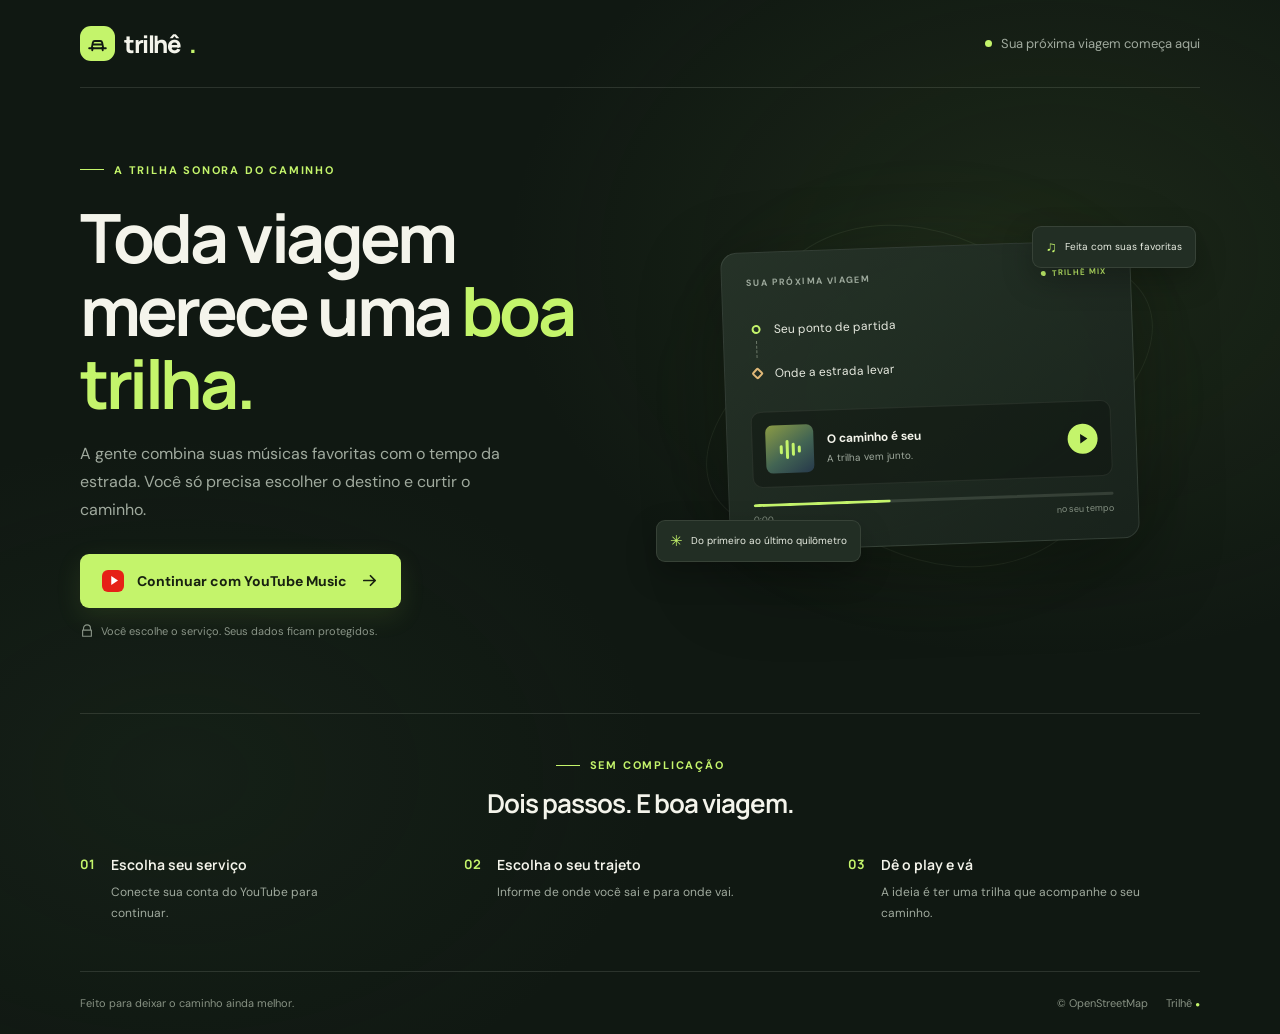
<file: index.html>
<!doctype html>
<html lang="pt-BR">
<head>
<meta charset="UTF-8"><meta name="viewport" content="width=device-width, initial-scale=1"><meta name="theme-color" content="#101812">
<meta name="description" content="Uma trilha sonora feita sob medida para o tempo da sua viagem."><title>Trilhê — sua viagem, sua trilha</title>
<link rel="preconnect" href="https://fonts.googleapis.com"><link rel="preconnect" href="https://fonts.gstatic.com" crossorigin>
<link href="https://fonts.googleapis.com/css2?family=DM+Sans:wght@400;500;600;700&family=Manrope:wght@400;500;600;700;800&display=swap" rel="stylesheet"><link href="./css/style.css" rel="stylesheet">
</head>
<body><main class="page-shell">
<nav class="topbar" aria-label="Navegação principal"><a class="brand" href="./index.html" aria-label="Trilhê, início"><span class="brand-mark" aria-hidden="true"><svg viewBox="0 0 24 24" fill="none"><path d="M4 16.5h16M6.5 16.5l1-5.3a2 2 0 0 1 2-1.6h5a2 2 0 0 1 2 1.6l1 5.3M7 16.5v2m10-2v2M8 13h8" stroke="currentColor" stroke-width="1.8" stroke-linecap="round" stroke-linejoin="round"/><circle cx="8" cy="16.5" r="1" fill="currentColor"/><circle cx="16" cy="16.5" r="1" fill="currentColor"/></svg></span>trilhê<span class="brand-period">.</span></a><span class="topbar-note"><span class="status-dot"></span> Sua próxima viagem começa aqui</span></nav>
<section class="hero" aria-labelledby="welcome-title"><div class="hero-copy"><span class="eyebrow"><span class="eyebrow-line"></span> A trilha sonora do caminho</span><h1 id="welcome-title">Toda viagem<br>merece uma <span>boa trilha.</span></h1><p class="hero-description">A gente combina suas músicas favoritas com o tempo da estrada. Você só precisa escolher o destino e curtir o caminho.</p>
<div class="provider-buttons" aria-label="Serviço de música"><a class="button button-primary button-start" href="./travel.html?provider=youtube"><span class="youtube-play" aria-hidden="true"><svg viewBox="0 0 20 20" fill="none"><path d="m7 4 9 6-9 6V4Z" fill="currentColor"/></svg></span>Continuar com YouTube Music<svg aria-hidden="true" viewBox="0 0 20 20" fill="none"><path d="M4 10h12m-5-5 5 5-5 5" stroke="currentColor" stroke-width="1.8" stroke-linecap="round" stroke-linejoin="round"/></svg></a></div>
<p class="privacy-note"><svg aria-hidden="true" viewBox="0 0 16 16" fill="none"><path d="M4 7V5a4 4 0 0 1 8 0v2m-9 0h10v7H3V7Z" stroke="currentColor" stroke-width="1.3" stroke-linecap="round" stroke-linejoin="round"/></svg> Você escolhe o serviço. Seus dados ficam protegidos.</p><p class="notice" id="auth-notice" role="status" hidden></p></div>
<div class="hero-art" aria-label="Ilustração de uma viagem ao som de música"><div class="orbit orbit-one"></div><div class="orbit orbit-two"></div><div class="art-glow"></div><div class="music-card"><div class="music-card-top"><span class="music-label">SUA PRÓXIMA VIAGEM</span><span class="music-live"><span></span> TRILHÊ MIX</span></div><div class="route-preview"><div class="route-point"><span class="route-pin"></span><span>Seu ponto de partida</span></div><span class="route-dash"></span><div class="route-point"><span class="route-pin route-pin-end"></span><span>Onde a estrada levar</span></div></div><div class="now-playing"><div class="album-art"><span class="equalizer"><i></i><i></i><i></i><i></i></span></div><div class="track-copy"><span class="track-title">O caminho é seu</span><span class="track-subtitle">A trilha vem junto.</span></div><span class="play-icon" aria-hidden="true"><svg viewBox="0 0 20 20" fill="none"><path d="m7 4 9 6-9 6V4Z" fill="currentColor"/></svg></span></div><div class="progress-track"><span></span></div><div class="time-labels"><span>0:00</span><span>no seu tempo</span></div></div><div class="floating-note note-top"><span class="note-icon">♫</span> Feita com suas favoritas</div><div class="floating-note note-bottom"><span class="note-spark">✳</span> Do primeiro ao último quilômetro</div></div></section>
<section class="how-it-works" aria-label="Como funciona"><div class="section-heading"><span class="eyebrow"><span class="eyebrow-line"></span> Sem complicação</span><h2>Dois passos. E boa viagem.</h2></div><div class="steps"><article class="step"><span class="step-number">01</span><div><h3>Escolha seu serviço</h3><p>Conecte sua conta do YouTube para continuar.</p></div></article><article class="step"><span class="step-number">02</span><div><h3>Escolha o seu trajeto</h3><p>Informe de onde você sai e para onde vai.</p></div></article><article class="step"><span class="step-number">03</span><div><h3>Dê o play e vá</h3><p>A ideia é ter uma trilha que acompanhe o seu caminho.</p></div></article></div></section>
<footer class="footer"><span>Feito para deixar o caminho ainda melhor.</span><span class="footer-meta"><a href="https://www.openstreetmap.org/copyright" target="_blank" rel="noreferrer">© OpenStreetMap</a><span>Trilhê <span class="brand-period">●</span></span></span></footer>
</main><script src="./js/script_inicio.js" defer></script></body></html>
</file>
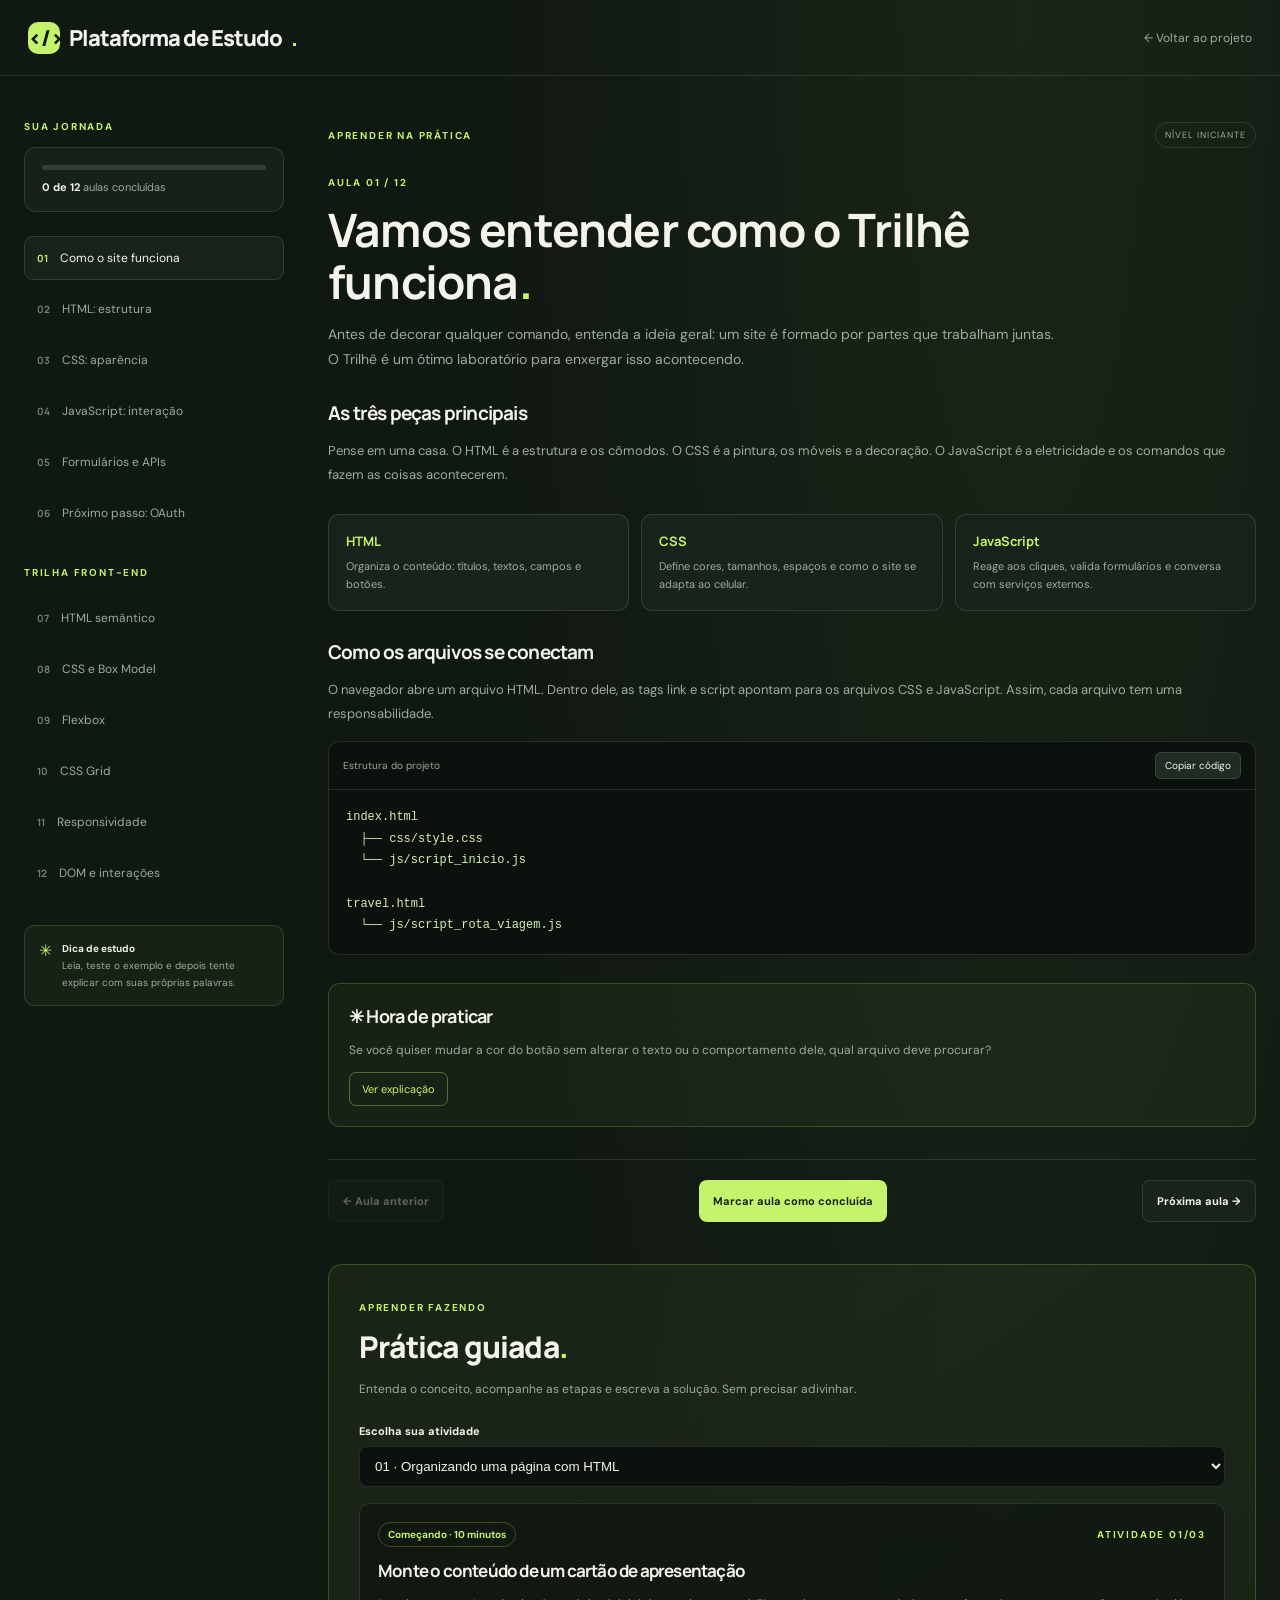
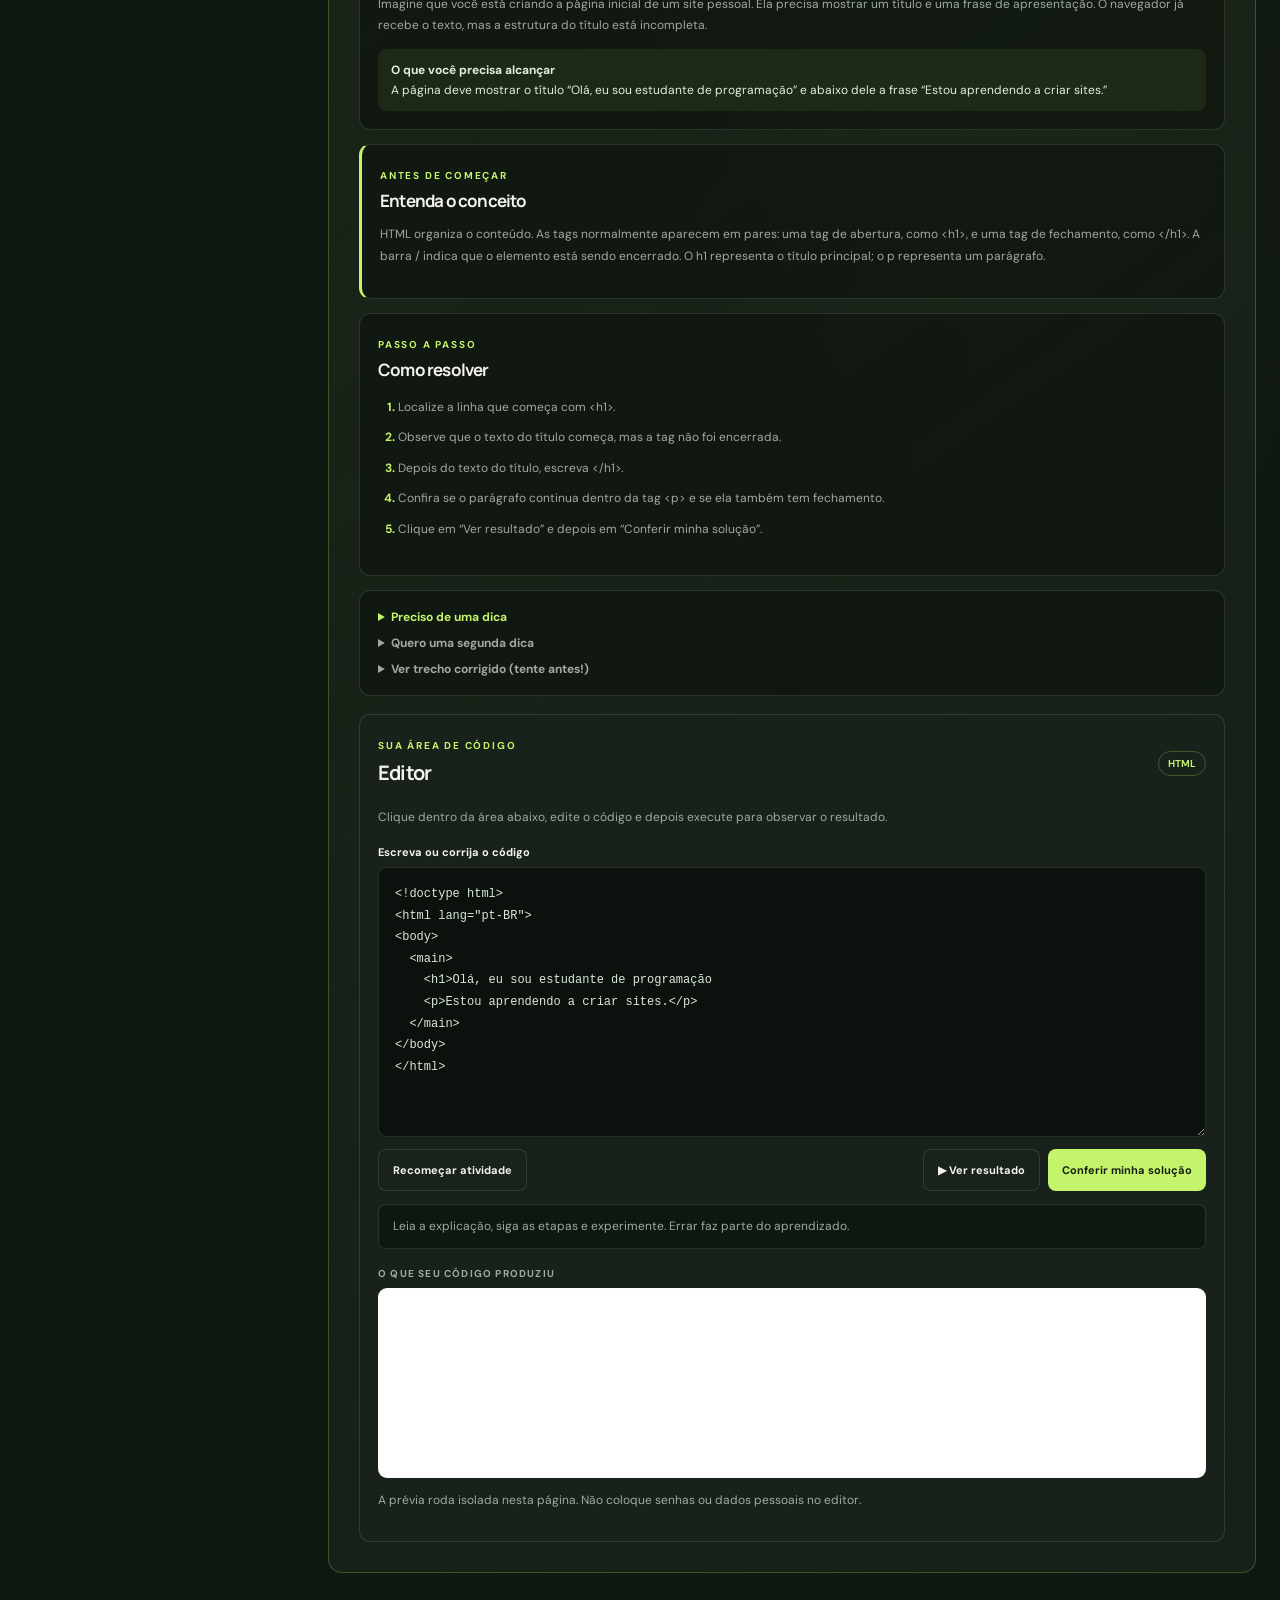
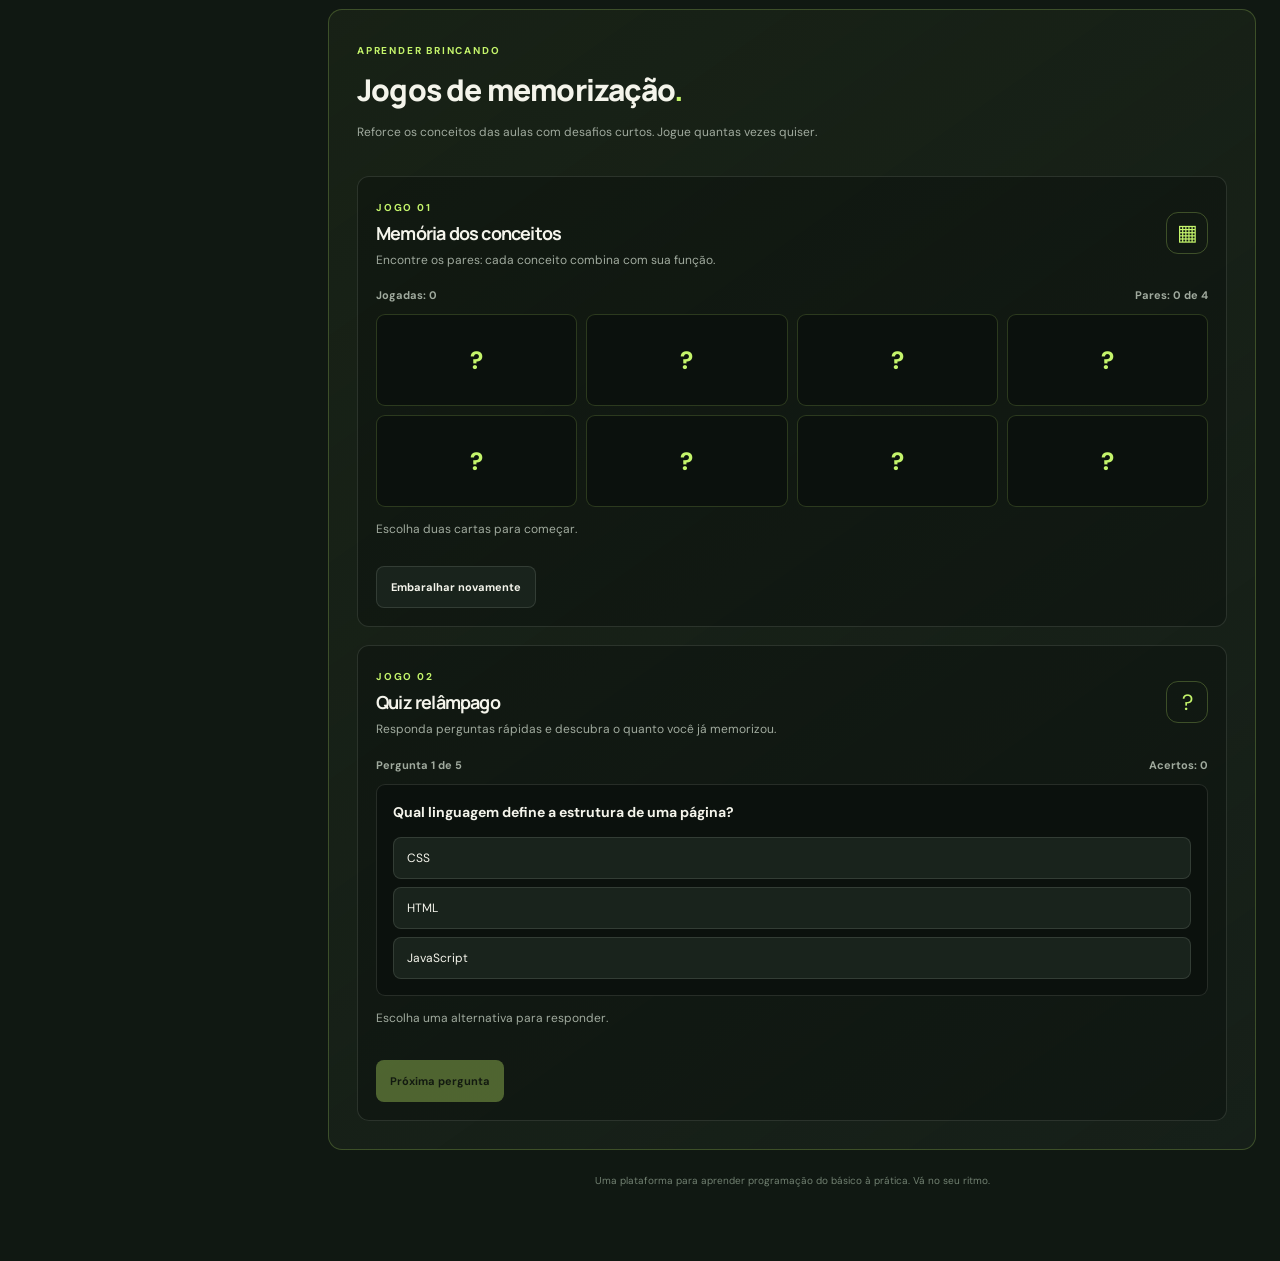
<file: estudos/index.html>
<!doctype html>
<html lang="pt-BR">
<head>
  <meta charset="UTF-8">
  <meta name="viewport" content="width=device-width, initial-scale=1">
  <meta name="theme-color" content="#101812">
  <meta name="description" content="Plataforma de estudo de programação: aprenda HTML, CSS, JavaScript e desenvolvimento front-end na prática.">
  <title>Plataforma de Estudo de Programação</title>
  <link rel="preconnect" href="https://fonts.googleapis.com">
  <link rel="preconnect" href="https://fonts.gstatic.com" crossorigin>
  <link href="https://fonts.googleapis.com/css2?family=DM+Sans:wght@400;500;600;700&family=Manrope:wght@400;500;600;700;800&display=swap" rel="stylesheet">
  <link rel="stylesheet" href="./style.css">
  <script src="./script.js" defer></script>
</head>
<body>
  <header class="topbar">
    <a class="brand" href="../index.html"><span class="brand-icon">&lt;/&gt;</span> Plataforma de Estudo<span class="dot">.</span></a>
    <a class="back-link" href="../index.html">← Voltar ao projeto</a>
  </header>

  <main class="layout">
    <aside class="sidebar">
      <p class="side-kicker">SUA JORNADA</p>
      <div class="progress-card">
        <div class="progress-line"><span id="progress-fill"></span></div>
        <p><strong id="progress-count">0 de 12</strong> aulas concluídas</p>
      </div>
      <nav class="lesson-nav" aria-label="Aulas">
        <button class="nav-item active" data-lesson="0"><span>01</span> Como o site funciona</button>
        <button class="nav-item" data-lesson="1"><span>02</span> HTML: estrutura</button>
        <button class="nav-item" data-lesson="2"><span>03</span> CSS: aparência</button>
        <button class="nav-item" data-lesson="3"><span>04</span> JavaScript: interação</button>
        <button class="nav-item" data-lesson="4"><span>05</span> Formulários e APIs</button>
        <button class="nav-item" data-lesson="5"><span>06</span> Próximo passo: OAuth</button>
        <p class="side-kicker nav-group-title">TRILHA FRONT-END</p>
        <button class="nav-item" data-lesson="6"><span>07</span> HTML semântico</button>
        <button class="nav-item" data-lesson="7"><span>08</span> CSS e Box Model</button>
        <button class="nav-item" data-lesson="8"><span>09</span> Flexbox</button>
        <button class="nav-item" data-lesson="9"><span>10</span> CSS Grid</button>
        <button class="nav-item" data-lesson="10"><span>11</span> Responsividade</button>
        <button class="nav-item" data-lesson="11"><span>12</span> DOM e interações</button>
      </nav>
      <div class="side-tip"><span>✳</span><p><strong>Dica de estudo</strong><br>Leia, teste o exemplo e depois tente explicar com suas próprias palavras.</p></div>
    </aside>

    <section class="lesson-area">
      <div class="welcome-row"><span class="eyebrow">APRENDER NA PRÁTICA</span><span class="level">NÍVEL INICIANTE</span></div>
      <div id="lesson-content" aria-live="polite"></div>
      <div class="lesson-actions">
        <button class="secondary-button" id="prev-button" disabled>← Aula anterior</button>
        <button class="primary-button" id="complete-button">Marcar aula como concluída</button>
        <button class="secondary-button" id="next-button">Próxima aula →</button>
      </div>
      <section class="playground" aria-labelledby="playground-title">
        <div class="playground-heading"><span class="eyebrow">APRENDER FAZENDO</span><h2 id="playground-title">Prática guiada<span>.</span></h2><p>Entenda o conceito, acompanhe as etapas e escreva a solução. Sem precisar adivinhar.</p></div>
        <div class="playground-toolbar"><label for="exercise-select">Escolha sua atividade</label><select id="exercise-select"><option value="0">01 · Organizando uma página com HTML</option><option value="1">02 · Corrigindo o visual com CSS</option><option value="2">03 · Fazendo um botão funcionar com JavaScript</option></select></div>
        <div id="activity-guide" aria-live="polite"></div>
        <div class="editor-panel">
          <div class="editor-title-row"><div><span class="eyebrow">SUA ÁREA DE CÓDIGO</span><h3>Editor</h3></div><span class="editor-language" id="editor-language">HTML</span></div>
          <p class="editor-help">Clique dentro da área abaixo, edite o código e depois execute para observar o resultado.</p>
          <label class="editor-label" for="code-editor">Escreva ou corrija o código</label>
          <textarea id="code-editor" spellcheck="false" autocapitalize="off" autocomplete="off" aria-label="Editor de código"></textarea>
          <div class="editor-actions"><button class="secondary-button" id="reset-code" type="button">Recomeçar atividade</button><div><button class="secondary-button" id="run-code" type="button">▶ Ver resultado</button><button class="primary-button" id="check-code" type="button">Conferir minha solução</button></div></div>
          <p class="exercise-feedback" id="exercise-feedback" aria-live="polite">Quando terminar, confira sua solução. Se errar, tudo bem: a explicação vai ajudar.</p>
          <div class="preview-heading">O que seu código produziu</div><iframe id="code-preview" title="Prévia do código" sandbox="allow-scripts"></iframe>
          <p class="editor-footnote">A prévia roda isolada nesta página. Não coloque senhas ou dados pessoais no editor.</p>
        </div>
      </section>
      <section class="memory-games" aria-labelledby="memory-games-title">
        <div class="playground-heading"><span class="eyebrow">APRENDER BRINCANDO</span><h2 id="memory-games-title">Jogos de memorização<span>.</span></h2><p>Reforce os conceitos das aulas com desafios curtos. Jogue quantas vezes quiser.</p></div>
        <div class="game-block">
          <div class="game-heading"><div><span class="eyebrow">JOGO 01</span><h3>Memória dos conceitos</h3><p>Encontre os pares: cada conceito combina com sua função.</p></div><span class="game-icon">▦</span></div>
          <div class="game-status"><span id="memory-moves">Jogadas: 0</span><span id="memory-pairs">Pares: 0 de 4</span></div>
          <div class="memory-grid" id="memory-grid" aria-label="Jogo de encontrar pares"></div>
          <p class="game-feedback" id="memory-feedback" aria-live="polite">Escolha duas cartas para começar.</p>
          <button class="secondary-button" id="memory-reset" type="button">Embaralhar novamente</button>
        </div>
        <div class="game-block">
          <div class="game-heading"><div><span class="eyebrow">JOGO 02</span><h3>Quiz relâmpago</h3><p>Responda perguntas rápidas e descubra o quanto você já memorizou.</p></div><span class="game-icon">?</span></div>
          <div class="quiz-status"><span id="quiz-counter">Pergunta 1 de 5</span><span id="quiz-score">Acertos: 0</span></div>
          <div id="quiz-area"></div>
          <p class="game-feedback" id="quiz-feedback" aria-live="polite">Escolha uma alternativa para responder.</p>
          <button class="primary-button" id="quiz-next" type="button" disabled>Próxima pergunta</button>
        </div>
      </section>
      <p class="footer-note">Uma plataforma para aprender programação do básico à prática. Vá no seu ritmo.</p>
    </section>
  </main>
</body>
</html>
</file>
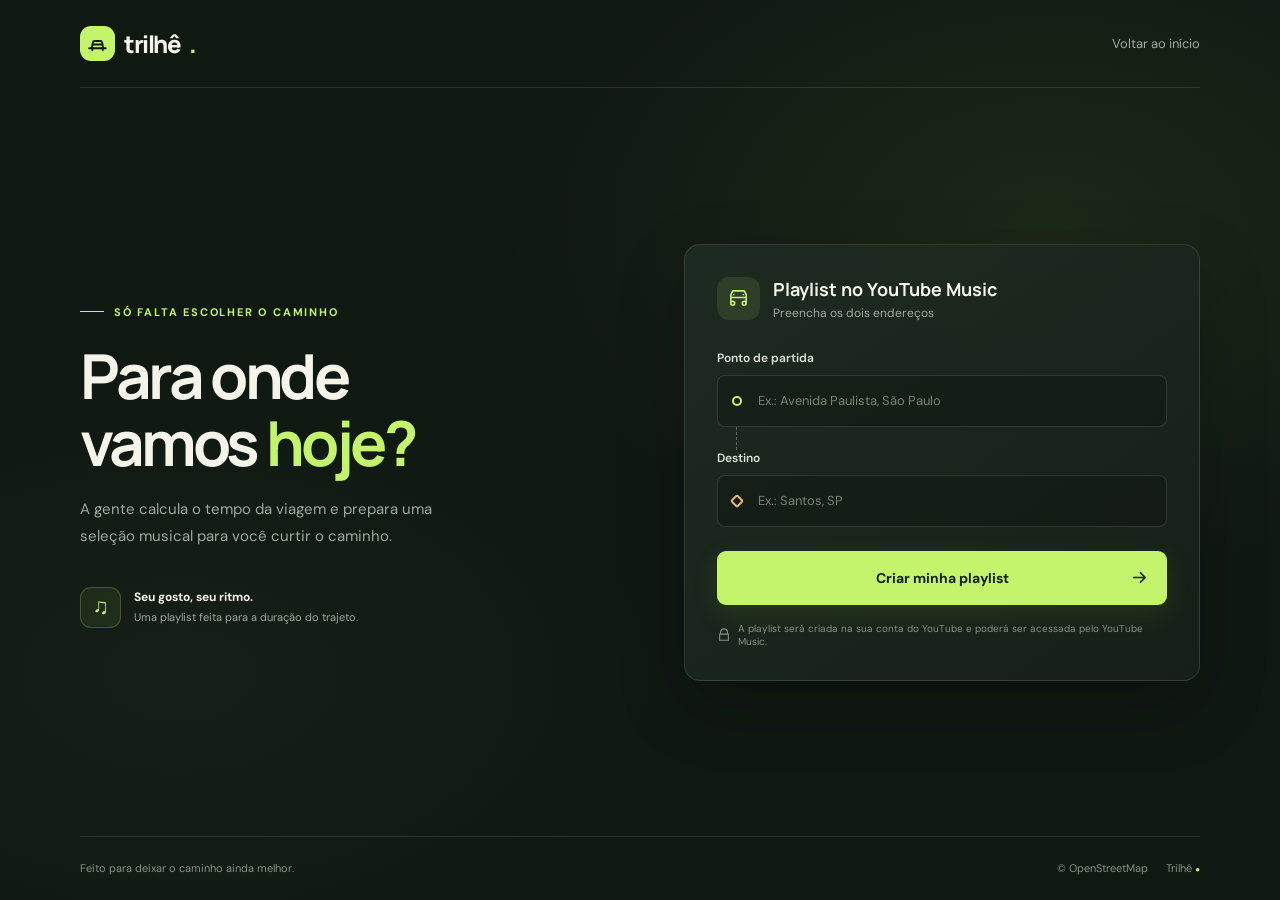
<file: travel.html>
<!doctype html>
<html lang="pt-BR"><head><meta charset="UTF-8"><meta name="viewport" content="width=device-width, initial-scale=1"><meta name="theme-color" content="#101812"><title>Seu trajeto — Trilhê</title><link rel="preconnect" href="https://fonts.googleapis.com"><link rel="preconnect" href="https://fonts.gstatic.com" crossorigin><link href="https://fonts.googleapis.com/css2?family=DM+Sans:wght@400;500;600;700&family=Manrope:wght@400;500;600;700;800&display=swap" rel="stylesheet"><link href="./css/style.css" rel="stylesheet"></head>
<body><main class="page-shell travel-shell"><nav class="topbar" aria-label="Navegação principal"><a class="brand" href="./index.html" aria-label="Trilhê, início"><span class="brand-mark" aria-hidden="true"><svg viewBox="0 0 24 24" fill="none"><path d="M4 16.5h16M6.5 16.5l1-5.3a2 2 0 0 1 2-1.6h5a2 2 0 0 1 2 1.6l1 5.3M7 16.5v2m10-2v2M8 13h8" stroke="currentColor" stroke-width="1.8" stroke-linecap="round" stroke-linejoin="round"/><circle cx="8" cy="16.5" r="1" fill="currentColor"/><circle cx="16" cy="16.5" r="1" fill="currentColor"/></svg></span>trilhê<span class="brand-period">.</span></a><a class="back-link" href="./index.html">Voltar ao início</a></nav>
<section class="travel-layout" aria-labelledby="travel-title"><div class="travel-intro"><span class="eyebrow"><span class="eyebrow-line"></span> Só falta escolher o caminho</span><h1 id="travel-title">Para onde<br>vamos <span>hoje?</span></h1><p id="travel-description">Conte de onde você sai e para onde vai. A gente calcula o tempo e prepara uma playlist com as suas músicas favoritas.</p><div class="travel-assurance"><span class="assurance-icon">♫</span><span><strong>Seu gosto, seu ritmo.</strong><br>Uma playlist feita para a duração do trajeto.</span></div></div>
<div class="travel-card"><div class="card-heading"><span class="card-icon" aria-hidden="true"><svg viewBox="0 0 24 24" fill="none"><path d="M6 19a2 2 0 1 0 0-4 2 2 0 0 0 0 4Zm12 0a2 2 0 1 0 0-4 2 2 0 0 0 0 4ZM4 16V8l2-4h12l2 4v8M4 11h16M7 8h.01M17 8h.01" stroke="currentColor" stroke-width="1.7" stroke-linecap="round" stroke-linejoin="round"/></svg></span><div><h2 id="playlist-heading">Sua playlist</h2><p>Preencha os dois endereços</p></div></div>
<form id="form-travel"><label class="field-label" for="partida">Ponto de partida</label><div class="input-wrap"><span class="input-marker marker-start" aria-hidden="true"></span><input id="partida" name="partida" type="text" placeholder="Ex.: Avenida Paulista, São Paulo" autocomplete="street-address" maxlength="200" required></div><div class="route-connector" aria-hidden="true"></div><label class="field-label" for="chegada">Destino</label><div class="input-wrap"><span class="input-marker marker-end" aria-hidden="true"></span><input id="chegada" name="chegada" type="text" placeholder="Ex.: Santos, SP" autocomplete="off" maxlength="200" required></div><p class="form-message" id="form-message" role="status" aria-live="polite" hidden></p><button class="button button-primary button-submit" id="submit-travel" type="submit"><span class="button-label">Criar minha playlist</span><span class="button-spinner" aria-hidden="true"></span><svg class="button-arrow" aria-hidden="true" viewBox="0 0 20 20" fill="none"><path d="M4 10h12m-5-5 5 5-5 5" stroke="currentColor" stroke-width="1.8" stroke-linecap="round" stroke-linejoin="round"/></svg></button></form>
<p class="card-footnote" id="provider-note"><svg aria-hidden="true" viewBox="0 0 16 16" fill="none"><path d="M4 7V5a4 4 0 0 1 8 0v2m-9 0h10v7H3V7Z" stroke="currentColor" stroke-width="1.3" stroke-linecap="round" stroke-linejoin="round"/></svg><span>Endereços enviados ao OpenStreetMap para calcular a rota.</span></p></div></section>
<footer class="footer"><span>Feito para deixar o caminho ainda melhor.</span><span class="footer-meta"><a href="https://www.openstreetmap.org/copyright" target="_blank" rel="noreferrer">© OpenStreetMap</a><span>Trilhê <span class="brand-period">●</span></span></span></footer></main><script src="./js/script_rota_viagem.js" defer></script></body></html>
</file>
<file: css/style.css>
:root {
    color-scheme: dark;
    --bg: #101812;
    --surface: #19231c;
    --surface-raised: #202c23;
    --text: #f4f4eb;
    --muted: #a0aa9e;
    --accent: #c4f46b;
    --accent-dark: #233510;
    --line: rgba(235, 243, 229, .12);
    --font-body: "DM Sans", sans-serif;
    --font-display: "Manrope", sans-serif;
}
* { box-sizing: border-box; }
html { min-width: 320px; background: var(--bg); }
body { margin: 0; min-height: 100vh; color: var(--text); background: radial-gradient(ellipse at 82% 25%, rgba(86, 118, 54, .17), transparent 34rem), radial-gradient(ellipse at 14% 75%, rgba(55, 87, 58, .12), transparent 30rem), var(--bg); font-family: var(--font-body); -webkit-font-smoothing: antialiased; }
a { color: inherit; }
.page-shell { width: min(1120px, calc(100% - 64px)); margin: 0 auto; }
.topbar { height: 88px; display: flex; align-items: center; justify-content: space-between; border-bottom: 1px solid var(--line); }
.brand { display: inline-flex; align-items: center; gap: 9px; font: 800 24px/1 var(--font-display); letter-spacing: -1.5px; text-decoration: none; }
.brand-mark { display: grid; width: 35px; height: 35px; place-items: center; border-radius: 11px; color: var(--bg); background: var(--accent); }
.brand-mark svg { width: 25px; height: 25px; }
.brand-period { color: var(--accent); }
.topbar-note, .back-link { display: inline-flex; align-items: center; gap: 9px; color: var(--muted); font-size: 13px; text-decoration: none; }
.back-link:hover { color: var(--accent); }
.status-dot, .music-live span { width: 7px; height: 7px; border-radius: 50%; background: var(--accent); }
.hero { min-height: 586px; display: grid; grid-template-columns: 1fr 1fr; align-items: center; gap: 38px; padding: 66px 0 75px; }
.hero-copy { position: relative; z-index: 1; }
.eyebrow { display: inline-flex; align-items: center; gap: 10px; color: var(--accent); font-size: 11px; font-weight: 700; letter-spacing: 1.8px; text-transform: uppercase; }
.eyebrow-line { width: 24px; height: 1px; background: var(--accent); }
h1, h2, h3, p { margin-top: 0; }
.hero h1, .travel-intro h1 { margin: 24px 0 19px; font: 700 clamp(46px, 5.5vw, 68px)/1.08 var(--font-display); letter-spacing: -3.4px; }
.hero h1 span, .travel-intro h1 span { color: var(--accent); }
.hero-description { max-width: 455px; margin-bottom: 30px; color: var(--muted); font-size: 16px; line-height: 1.75; }
.button { min-height: 54px; display: inline-flex; align-items: center; justify-content: center; gap: 13px; border: 0; border-radius: 9px; font: 700 14px var(--font-body); text-decoration: none; transition: background .2s ease, transform .2s ease, box-shadow .2s ease; cursor: pointer; }
.button-primary { color: #172010; background: var(--accent); box-shadow: 0 8px 26px rgba(153, 205, 76, .12); }
.button-primary:hover { background: #d3ff80; box-shadow: 0 10px 32px rgba(153, 205, 76, .2); transform: translateY(-2px); }
.button-primary:focus-visible, .button-youtube:focus-visible, .back-link:focus-visible, .brand:focus-visible { outline: 2px solid #fff; outline-offset: 4px; }
.button-start { padding: 0 22px; }
.button-start svg, .button-arrow { width: 19px; height: 19px; }
.provider-buttons { display: flex; flex-direction: column; align-items: flex-start; gap: 11px; }
.button-youtube { padding: 0 17px; border: 1px solid rgba(235, 243, 229, .18); color: var(--text); background: rgba(32, 44, 35, .68); }
.button-youtube:hover { border-color: rgba(235, 243, 229, .38); background: #26342a; transform: translateY(-2px); }
.youtube-play { display: grid; width: 22px; height: 22px; place-items: center; border-radius: 6px; color: #fff; background: #e62117; }
.youtube-play svg { width: 15px; height: 15px; }
.privacy-note { display: flex; align-items: center; gap: 7px; margin: 16px 0 0; color: #899487; font-size: 11px; }
.privacy-note svg, .card-footnote svg { width: 14px; height: 14px; flex: 0 0 auto; }
.notice { margin: 16px 0 0; color: #ffc0af; font-size: 13px; }
[hidden] { display: none !important; }
.hero-art { position: relative; min-height: 388px; display: grid; place-items: center; }
.art-glow { position: absolute; width: 330px; height: 250px; border-radius: 50%; background: rgba(139, 184, 72, .12); filter: blur(60px); }
.orbit { position: absolute; border: 1px solid rgba(202, 230, 177, .08); border-radius: 50%; transform: rotate(-23deg); }
.orbit-one { width: 475px; height: 235px; }
.orbit-two { width: 390px; height: 310px; transform: rotate(38deg); }
.music-card { position: relative; z-index: 1; width: min(410px, 88%); padding: 24px; border: 1px solid rgba(236, 246, 229, .1); border-radius: 16px; background: linear-gradient(145deg, rgba(38, 51, 40, .98), rgba(25, 35, 28, .98)); box-shadow: 0 25px 80px rgba(0, 0, 0, .35); transform: rotate(-2deg); }
.music-card-top, .time-labels { display: flex; align-items: center; justify-content: space-between; }
.music-label { color: #9da99c; font-size: 9px; font-weight: 700; letter-spacing: 1.4px; }
.music-live { display: flex; align-items: center; gap: 6px; color: var(--accent); font-size: 8px; font-weight: 700; letter-spacing: 1px; }
.music-live span { width: 5px; height: 5px; }
.route-preview { position: relative; display: flex; flex-direction: column; gap: 0; margin: 26px 0 24px 4px; }
.route-point { display: flex; align-items: center; gap: 13px; min-height: 29px; color: #e6e9df; font-size: 12px; }
.route-point:last-child { margin-top: 15px; }
.route-pin { width: 9px; height: 9px; border: 2px solid var(--accent); border-radius: 50%; }
.route-pin-end { border-color: #e0b878; border-radius: 2px; transform: rotate(45deg); }
.route-dash { position: absolute; top: 26px; left: 4px; height: 17px; border-left: 1px dashed rgba(216, 229, 204, .4); }
.now-playing { display: flex; align-items: center; gap: 13px; padding: 13px; border: 1px solid rgba(232, 241, 225, .08); border-radius: 10px; background: rgba(11, 17, 12, .4); }
.album-art { display: grid; width: 48px; height: 48px; flex: 0 0 auto; place-items: center; border-radius: 7px; background: linear-gradient(145deg, #8b9b45, #426453 55%, #26384b); }
.equalizer { display: flex; align-items: center; gap: 3px; height: 20px; }
.equalizer i { width: 3px; border-radius: 3px; background: var(--accent); animation: equalize .85s ease-in-out infinite alternate; }
.equalizer i:nth-child(1) { height: 9px; animation-delay: -.6s; }
.equalizer i:nth-child(2) { height: 19px; animation-delay: -.3s; }
.equalizer i:nth-child(3) { height: 13px; animation-delay: -.7s; }
.equalizer i:nth-child(4) { height: 7px; animation-delay: -.2s; }
@keyframes equalize { to { transform: scaleY(.45); } }
.track-copy { display: flex; flex: 1; flex-direction: column; gap: 5px; }
.track-title { font-size: 12px; font-weight: 700; }
.track-subtitle { color: var(--muted); font-size: 10px; }
.play-icon { display: grid; width: 30px; height: 30px; place-items: center; border-radius: 50%; color: var(--bg); background: var(--accent); }
.play-icon svg { width: 16px; height: 16px; }
.progress-track { height: 3px; margin-top: 16px; overflow: hidden; border-radius: 3px; background: rgba(233, 241, 224, .13); }
.progress-track span { display: block; width: 38%; height: 100%; border-radius: inherit; background: var(--accent); }
.time-labels { margin-top: 7px; color: #859183; font-size: 9px; }
.floating-note { position: absolute; z-index: 2; display: flex; align-items: center; gap: 8px; padding: 10px 13px; border: 1px solid rgba(233, 243, 225, .1); border-radius: 9px; color: #e8ede2; background: #222e24; box-shadow: 0 12px 30px rgba(0, 0, 0, .25); font-size: 10px; }
.note-top { top: 24px; right: 4px; }
.note-bottom { bottom: 28px; left: -3px; }
.note-icon, .note-spark { color: var(--accent); font-size: 15px; }
.how-it-works { padding: 36px 0 48px; border-top: 1px solid var(--line); }
.section-heading { text-align: center; }
.section-heading .eyebrow { justify-content: center; }
.section-heading h2 { margin: 13px 0 34px; font: 650 26px var(--font-display); letter-spacing: -1px; }
.steps { display: grid; grid-template-columns: repeat(3, 1fr); gap: 32px; }
.step { display: flex; gap: 16px; }
.step-number { color: var(--accent); font: 700 13px var(--font-display); }
.step h3 { margin: 0 0 8px; font: 650 14px var(--font-display); }
.step p { max-width: 260px; margin: 0; color: var(--muted); font-size: 12px; line-height: 1.7; }
.footer { min-height: 63px; display: flex; align-items: center; justify-content: space-between; border-top: 1px solid var(--line); color: #879183; font-size: 11px; }
.footer .brand-period { font-size: 8px; }
.footer-meta { display: flex; align-items: center; gap: 18px; }
.footer-meta a { color: inherit; text-decoration: none; }
.footer-meta a:hover { color: var(--accent); }
.travel-layout { min-height: calc(100vh - 152px); display: grid; grid-template-columns: 1fr 1fr; align-items: center; gap: 88px; padding: 62px 0; }
.travel-intro h1 { font-size: clamp(46px, 5vw, 62px); }
.travel-intro > p { max-width: 405px; color: var(--muted); font-size: 15px; line-height: 1.8; }
.travel-assurance { display: flex; align-items: center; gap: 13px; margin-top: 37px; color: var(--muted); font-size: 11px; line-height: 1.65; }
.travel-assurance strong { color: var(--text); font-size: 12px; }
.assurance-icon { display: grid; width: 41px; height: 41px; place-items: center; border: 1px solid rgba(196, 244, 107, .22); border-radius: 11px; color: var(--accent); background: rgba(196, 244, 107, .07); font-size: 22px; }
.travel-card { padding: 32px; border: 1px solid var(--line); border-radius: 16px; background: linear-gradient(145deg, rgba(31, 43, 34, .96), rgba(23, 32, 25, .96)); box-shadow: 0 24px 70px rgba(0, 0, 0, .2); }
.card-heading { display: flex; align-items: center; gap: 13px; margin-bottom: 29px; }
.card-icon { display: grid; width: 43px; height: 43px; place-items: center; border-radius: 12px; color: var(--accent); background: rgba(196, 244, 107, .1); }
.card-icon svg { width: 23px; height: 23px; }
.card-heading h2 { margin: 0 0 4px; font: 700 18px var(--font-display); }
.card-heading p { margin: 0; color: var(--muted); font-size: 12px; }
.field-label { display: block; margin-bottom: 9px; color: #dce3d8; font-size: 12px; font-weight: 600; }
.input-wrap { position: relative; }
.input-wrap input { width: 100%; height: 52px; padding: 0 14px 0 40px; border: 1px solid rgba(232, 241, 225, .13); border-radius: 8px; outline: none; color: var(--text); background: rgba(8, 14, 9, .28); font: 13px var(--font-body); transition: border-color .2s ease, box-shadow .2s ease; }
.input-wrap input::placeholder { color: #788375; }
.input-wrap input:focus { border-color: rgba(196, 244, 107, .68); box-shadow: 0 0 0 3px rgba(196, 244, 107, .1); }
.input-marker { position: absolute; top: 50%; left: 15px; width: 10px; height: 10px; border: 2px solid var(--accent); border-radius: 50%; transform: translateY(-50%); }
.marker-end { border-color: #e0b878; border-radius: 2px; transform: translateY(-50%) rotate(45deg); }
.route-connector { height: 23px; margin-left: 19px; border-left: 1px dashed rgba(215, 228, 205, .35); }
.button-submit { width: 100%; justify-content: center; margin-top: 24px; position: relative; }
.button-submit svg { position: absolute; }
.button-submit .button-arrow { right: 18px; }
.button-spinner { display: none; width: 17px; height: 17px; border: 2px solid rgba(23, 32, 16, .28); border-top-color: #172010; border-radius: 50%; animation: spin .7s linear infinite; }
.button-submit.is-loading .button-spinner { display: inline-block; }
.button-submit.is-loading .button-arrow { display: none; }
.button-submit:disabled { cursor: wait; opacity: .8; }
@keyframes spin { to { transform: rotate(360deg); } }
.form-message { margin: 15px 0 0; color: #ffc0af; font-size: 12px; line-height: 1.6; }
.form-message.is-success { color: var(--accent); }
.card-footnote { display: flex; align-items: center; justify-content: center; gap: 7px; margin: 17px 0 0; color: #879183; font-size: 10px; }
@media (max-width: 760px) {
.page-shell { width: min(100% - 40px, 560px); }
.topbar { height: 72px; }
.topbar-note { font-size: 0; }
.hero { min-height: auto; grid-template-columns: 1fr; gap: 17px; padding: 57px 0 42px; }
.hero h1 { font-size: clamp(45px, 11vw, 62px); }
.hero-description { max-width: 500px; font-size: 14px; }
.hero-art { min-height: 335px; margin: 0 -12px; }
.art-glow { width: min(280px, calc(100vw - 48px)); }
.music-card { width: min(390px, 88%); }
.orbit-one { width: min(320px, calc(100vw - 80px)); height: 210px; }
.orbit-two { width: min(260px, calc(100vw - 140px)); height: 280px; }
.note-top { right: 1px; }
.note-bottom { left: 0; }
.how-it-works { padding-top: 30px; }
.steps { grid-template-columns: 1fr; gap: 21px; max-width: 400px; margin: 0 auto; }
.step p { max-width: none; }
.section-heading h2 { font-size: 22px; }
.travel-layout { min-height: auto; grid-template-columns: 1fr; gap: 37px; padding: 49px 0; }
.travel-intro h1 { margin-top: 19px; font-size: 52px; }
.travel-intro > p { max-width: 520px; font-size: 14px; }
.travel-assurance { margin-top: 22px; }
.travel-card { padding: 25px 21px; }
.footer { min-height: 57px; gap: 12px; font-size: 9px; }
}
@media (max-width: 380px) {
.page-shell { width: calc(100% - 32px); }
.hero h1 { font-size: 43px; letter-spacing: -2.5px; }
.travel-intro h1 { font-size: 45px; }
.music-card { width: 92%; padding: 19px; }
.floating-note { font-size: 9px; }
.note-bottom { bottom: 13px; }
}
@media (prefers-reduced-motion: reduce) {
*, *::before, *::after { scroll-behavior: auto !important; animation-duration: .01ms !important; animation-iteration-count: 1 !important; transition-duration: .01ms !important; }
}
</file>
<file: estudos/style.css>
:root{color-scheme:dark;--bg:#101812;--panel:#19231c;--panel2:#202c23;--text:#f4f4eb;--muted:#a0aa9e;--accent:#c4f46b;--line:rgba(235,243,229,.12);--code:#0b110d;font-family:"DM Sans",sans-serif}*{box-sizing:border-box}body{margin:0;min-height:100vh;background:radial-gradient(ellipse at 80% 0%,rgba(86,118,54,.14),transparent 34rem),var(--bg);color:var(--text)}button,a{font:inherit}.topbar{height:76px;padding:0 max(28px,calc((100% - 1240px)/2));display:flex;align-items:center;justify-content:space-between;border-bottom:1px solid var(--line)}.brand{display:flex;align-items:center;gap:9px;color:var(--text);font:800 22px Manrope,sans-serif;text-decoration:none;letter-spacing:-1px}.brand-icon{display:grid;place-items:center;width:32px;height:32px;border-radius:10px;background:var(--accent);color:#101812}.dot{color:var(--accent)}.lab-label{margin-left:4px;padding:4px 7px;border:1px solid var(--line);border-radius:5px;color:var(--accent);font:700 9px "DM Sans";letter-spacing:1.4px}.back-link{color:var(--muted);font-size:12px;text-decoration:none}.back-link:hover{color:var(--accent)}.layout{width:min(1240px,calc(100% - 48px));margin:34px auto;display:grid;grid-template-columns:260px minmax(0,1fr);gap:44px}.sidebar{position:sticky;top:24px;align-self:start}.side-kicker,.eyebrow{color:var(--accent);font-size:10px;font-weight:700;letter-spacing:1.8px}.progress-card{padding:17px;margin:14px 0 24px;border:1px solid var(--line);border-radius:12px;background:rgba(25,35,28,.8)}.progress-line{height:5px;overflow:hidden;border-radius:9px;background:#344036}.progress-line span{display:block;width:0;height:100%;border-radius:9px;background:var(--accent);transition:width .25s}.progress-card p{margin:10px 0 0;color:var(--muted);font-size:11px}.progress-card strong{color:var(--text)}.lesson-nav{display:grid;gap:7px}.nav-item{width:100%;padding:13px 12px;display:flex;align-items:center;gap:12px;border:1px solid transparent;border-radius:9px;background:transparent;color:var(--muted);text-align:left;font-size:12px;cursor:pointer}.nav-item span{color:#718071;font:700 10px Manrope}.nav-item:hover,.nav-item.active{border-color:var(--line);background:var(--panel);color:var(--text)}.nav-item.active span{color:var(--accent)}.side-tip{display:flex;gap:10px;margin-top:30px;padding:14px;border:1px solid rgba(196,244,107,.15);border-radius:10px;background:rgba(196,244,107,.045)}.side-tip>span{color:var(--accent)}.side-tip p{margin:0;color:var(--muted);font-size:10px;line-height:1.7}.side-tip strong{color:var(--text)}.lesson-area{min-width:0;padding:12px 0 30px}.welcome-row{display:flex;justify-content:space-between;align-items:center;margin:0 0 22px}.level{padding:6px 9px;border:1px solid var(--line);border-radius:20px;color:var(--muted);font-size:9px;letter-spacing:1px}h1,h2,h3{font-family:Manrope,sans-serif;letter-spacing:-.8px}h1{max-width:760px;margin:13px 0;font-size:clamp(30px,4vw,46px);line-height:1.13}h1 span{color:var(--accent)}.intro{max-width:740px;color:var(--muted);font-size:14px;line-height:1.8}.concept-grid{display:grid;grid-template-columns:repeat(3,1fr);gap:12px;margin:28px 0}.concept{padding:17px;border:1px solid var(--line);border-radius:11px;background:var(--panel)}.concept b{display:block;margin-bottom:7px;color:var(--accent);font:700 13px Manrope}.concept p{margin:0;color:var(--muted);font-size:11px;line-height:1.65}.content-section{margin:28px 0}.content-section h2{margin:0 0 10px;font-size:19px}.content-section>p,.content-section li{color:var(--muted);font-size:13px;line-height:1.8}.content-section ul{padding-left:20px}.callout{margin:18px 0;padding:15px 17px;border-left:3px solid var(--accent);border-radius:0 9px 9px 0;background:rgba(196,244,107,.06);color:#dce5d5;font-size:12px;line-height:1.7}.code-card{margin:16px 0 20px;overflow:hidden;border:1px solid var(--line);border-radius:11px;background:var(--code)}.code-head{padding:10px 14px;display:flex;align-items:center;justify-content:space-between;border-bottom:1px solid var(--line);color:var(--muted);font-size:10px}.copy-button{padding:6px 9px;border:1px solid var(--line);border-radius:6px;background:var(--panel2);color:var(--text);font-size:10px;cursor:pointer}.copy-button:hover{border-color:var(--accent)}pre{margin:0;padding:17px;overflow-x:auto;color:#dbe8d5;font:12px/1.8 ui-monospace,SFMono-Regular,Consolas,monospace;tab-size:2}code{font-family:ui-monospace,SFMono-Regular,Consolas,monospace;color:#d9efb2}.explain-list{display:grid;gap:8px;margin-top:14px}.explain-row{display:grid;grid-template-columns:minmax(120px,190px) 1fr;gap:12px;padding:11px 13px;border:1px solid var(--line);border-radius:8px;background:rgba(25,35,28,.5)}.explain-row code{font-size:11px}.explain-row span{color:var(--muted);font-size:11px;line-height:1.6}.challenge{margin:28px 0;padding:20px;border:1px solid rgba(196,244,107,.2);border-radius:12px;background:rgba(196,244,107,.045)}.challenge h2{margin:0 0 8px;font-size:18px}.challenge p{color:var(--muted);font-size:12px;line-height:1.7}.challenge button{padding:9px 12px;border:1px solid rgba(196,244,107,.35);border-radius:7px;background:transparent;color:var(--accent);font-size:11px;cursor:pointer}.challenge button:hover{background:rgba(196,244,107,.08)}.answer{display:none;margin-top:12px;padding:12px;border-radius:8px;background:var(--code);color:#dce5d5;font-size:11px;line-height:1.7}.answer.visible{display:block}.lesson-actions{display:flex;justify-content:space-between;gap:10px;margin-top:32px;padding-top:20px;border-top:1px solid var(--line)}.primary-button,.secondary-button{min-height:42px;padding:0 14px;border-radius:8px;font-size:11px;font-weight:700;cursor:pointer}.primary-button{border:0;background:var(--accent);color:#172010}.secondary-button{border:1px solid var(--line);background:var(--panel);color:var(--text)}button:disabled{opacity:.35;cursor:not-allowed}.footer-note{margin-top:24px;color:#718071;font-size:10px;text-align:center}@media(max-width:850px){.layout{grid-template-columns:1fr;gap:24px;margin-top:22px}.sidebar{position:static}.lesson-nav{grid-template-columns:repeat(2,minmax(0,1fr))}.side-tip{display:none}.concept-grid{grid-template-columns:1fr}.lesson-area{padding-top:0}}@media(max-width:520px){.topbar{height:65px;padding:0 18px}.layout{width:calc(100% - 34px)}.lesson-nav{grid-template-columns:1fr 1fr;gap:5px}.nav-item{padding:11px 8px;font-size:10px}.nav-item span{font-size:9px}.explain-row{grid-template-columns:1fr;gap:5px}.lesson-actions{flex-wrap:wrap}.lesson-actions button{flex:1}.lesson-actions .primary-button{order:-1;flex-basis:100%}.welcome-row{margin-bottom:14px}}

/* Navegação por trilhas */
.nav-group-title { margin-top: 24px; }
.lesson-nav .nav-item { width: 100%; }
@media (max-width: 760px) {
  .lesson-nav { max-height: 46vh; overflow-y: auto; }
}


/* Laboratório interativo de código */
.playground{margin:42px 0 20px;padding:24px;border:1px solid rgba(196,244,107,.22);border-radius:14px;background:linear-gradient(145deg,rgba(196,244,107,.055),rgba(25,35,28,.75))}
.playground-heading h2{margin:10px 0 7px;font:800 25px Manrope,sans-serif;letter-spacing:-.8px}
.playground-heading h2 span{color:var(--accent)}
.playground-heading p,.editor-footnote{color:var(--muted);font-size:12px;line-height:1.7}
.playground-toolbar{display:grid;gap:8px;margin:22px 0 12px}
.playground-toolbar label,.editor-label{color:var(--text);font-size:11px;font-weight:700}
.playground-toolbar select{width:100%;padding:11px;border:1px solid var(--line);border-radius:8px;background:var(--code);color:var(--text)}
.exercise-instructions{margin:12px 0;padding:12px 14px;border-left:3px solid var(--accent);background:rgba(196,244,107,.06);color:#dce5d5;font-size:12px;line-height:1.7}
.editor-label{display:block;margin:18px 0 8px}
#code-editor{display:block;width:100%;min-height:230px;resize:vertical;padding:16px;border:1px solid var(--line);border-radius:9px;background:var(--code);color:#dbe8d5;font:12px/1.8 ui-monospace,SFMono-Regular,Consolas,monospace;tab-size:2;white-space:pre;overflow:auto}
#code-editor:focus,.playground-toolbar select:focus{outline:2px solid var(--accent);outline-offset:2px}
.editor-actions{display:flex;align-items:center;justify-content:space-between;gap:10px;margin-top:12px}
.editor-actions>div{display:flex;gap:8px}
.exercise-feedback{min-height:38px;margin:13px 0;color:var(--muted);font-size:12px;line-height:1.6}
.exercise-feedback.success{color:var(--accent)}
.exercise-feedback.error{color:#ffb4a8}
.preview-heading{margin:18px 0 8px;color:var(--muted);font-size:10px;font-weight:700;letter-spacing:1.2px;text-transform:uppercase}
#code-preview{display:block;width:100%;height:190px;border:1px solid var(--line);border-radius:9px;background:#fff}
@media(max-width:520px){.playground{padding:16px}.editor-actions{align-items:stretch;flex-direction:column}.editor-actions>div{display:grid;grid-template-columns:1fr 1fr}.editor-actions button{padding-inline:8px}}

/* Prática guiada: explicação, etapas e editor */
.playground{padding:clamp(18px,3vw,30px)}
.playground-heading h2{margin:10px 0;font:800 clamp(24px,3vw,30px) Manrope,sans-serif}
.playground-toolbar{margin:24px 0 16px}
#activity-guide{display:grid;gap:14px}
.activity-brief,.learning-note,.activity-steps,.hint-box,.editor-panel{padding:18px;border:1px solid var(--line);border-radius:11px;background:rgba(11,17,13,.52)}
.activity-topline{display:flex;align-items:center;justify-content:space-between;gap:10px;margin-bottom:12px}
.activity-tag,.editor-language{padding:5px 9px;border:1px solid rgba(196,244,107,.25);border-radius:20px;color:var(--accent);font-size:10px;font-weight:700}
.activity-brief h3,.learning-note h3,.activity-steps h3,.editor-title-row h3{margin:5px 0 9px;font:700 17px Manrope,sans-serif}
.activity-brief p,.learning-note p,.activity-steps p,.activity-steps li,.hint-box p{color:var(--muted);font-size:12px;line-height:1.8}
.activity-goal{margin-top:12px;padding:11px 13px;border-radius:8px;background:rgba(196,244,107,.07);color:#e4eddc;font-size:12px;line-height:1.7}
.learning-note{border-left:3px solid var(--accent)}
.activity-steps ol{display:grid;gap:9px;padding-left:20px}
.activity-steps li::marker{color:var(--accent);font-weight:700}
.hint-box details{color:var(--text);font-size:12px}
.hint-box summary{cursor:pointer;color:var(--accent);font-weight:700}
.hint-box p{margin-bottom:0}
.solution-details{margin-top:10px}
.solution-details summary{color:var(--muted)}
.solution-details pre{margin-top:10px;border-radius:8px;background:var(--code)}
.editor-panel{margin-top:18px;background:rgba(25,35,28,.72)}
.editor-title-row{display:flex;align-items:center;justify-content:space-between}
.editor-title-row h3{font-size:20px}
.editor-help{color:var(--muted);font-size:12px;line-height:1.7}
#code-editor{min-height:270px}
.exercise-feedback{padding:12px 14px;border:1px solid var(--line);border-radius:8px;background:rgba(11,17,13,.6)}
.exercise-feedback.success{border-color:rgba(196,244,107,.4);background:rgba(196,244,107,.07)}
.exercise-feedback.error{border-color:rgba(255,180,168,.35);background:rgba(255,180,168,.05)}
@media(max-width:520px){.activity-brief,.learning-note,.activity-steps,.hint-box,.editor-panel{padding:14px}.activity-topline{align-items:flex-start;flex-direction:column}}


/* Jogos de memorização */
.memory-games{display:grid;gap:18px;margin:36px 0 22px;padding:clamp(18px,3vw,28px);border:1px solid rgba(196,244,107,.22);border-radius:14px;background:linear-gradient(145deg,rgba(196,244,107,.045),rgba(25,35,28,.72))}
.memory-games .playground-heading{margin-bottom:4px}
.game-block{padding:18px;border:1px solid var(--line);border-radius:12px;background:rgba(11,17,13,.48)}
.game-heading{display:flex;align-items:center;justify-content:space-between;gap:14px}
.game-heading h3{margin:5px 0;font:700 18px Manrope,sans-serif}
.game-heading p{margin:0;color:var(--muted);font-size:12px;line-height:1.7}
.game-icon{display:grid;place-items:center;flex:0 0 42px;width:42px;height:42px;border:1px solid rgba(196,244,107,.25);border-radius:12px;color:var(--accent);font-size:22px}
.game-status,.quiz-status{display:flex;justify-content:space-between;gap:10px;margin:18px 0 12px;color:var(--muted);font-size:11px;font-weight:700}
.memory-grid{display:grid;grid-template-columns:repeat(4,minmax(0,1fr));gap:9px}
.memory-card{min-height:92px;padding:10px;border:1px solid rgba(196,244,107,.18);border-radius:9px;background:var(--code);color:var(--text);font-size:12px;line-height:1.5;cursor:pointer;overflow-wrap:anywhere;transition:transform .16s,border-color .16s,background .16s}
.memory-card:hover:not(:disabled){transform:translateY(-2px);border-color:var(--accent)}
.memory-card .card-hidden{color:var(--accent);font-size:25px;font-weight:800}
.memory-card.revealed{border-color:rgba(196,244,107,.5);background:rgba(196,244,107,.09)}
.memory-card.matched{border-color:rgba(196,244,107,.55);background:rgba(196,244,107,.13);color:#dff3bd;cursor:default}
.game-feedback{min-height:35px;margin:12px 0;color:var(--muted);font-size:12px;line-height:1.7}
.game-feedback.success{color:var(--accent)}
.game-feedback.error{color:#ffb4a8}
#quiz-area{padding:16px;border:1px solid var(--line);border-radius:9px;background:var(--code)}
#quiz-question{margin:0 0 14px;color:var(--text);font-size:14px;line-height:1.6}
.quiz-options{display:grid;gap:8px}
.quiz-option{padding:11px 13px;border:1px solid var(--line);border-radius:8px;background:var(--panel);color:var(--text);text-align:left;font-size:12px;line-height:1.5;cursor:pointer}
.quiz-option:hover:not(:disabled){border-color:var(--accent)}
.quiz-option.correct{border-color:var(--accent);background:rgba(196,244,107,.1)}
.quiz-option.wrong{border-color:#d98e82;background:rgba(217,142,130,.08)}
.quiz-option:disabled{cursor:default;opacity:1}
#quiz-next{margin-top:5px}
@media(max-width:520px){.memory-grid{grid-template-columns:repeat(2,minmax(0,1fr))}.memory-card{min-height:76px}.game-block{padding:14px}.game-heading{align-items:flex-start}}
</file>
